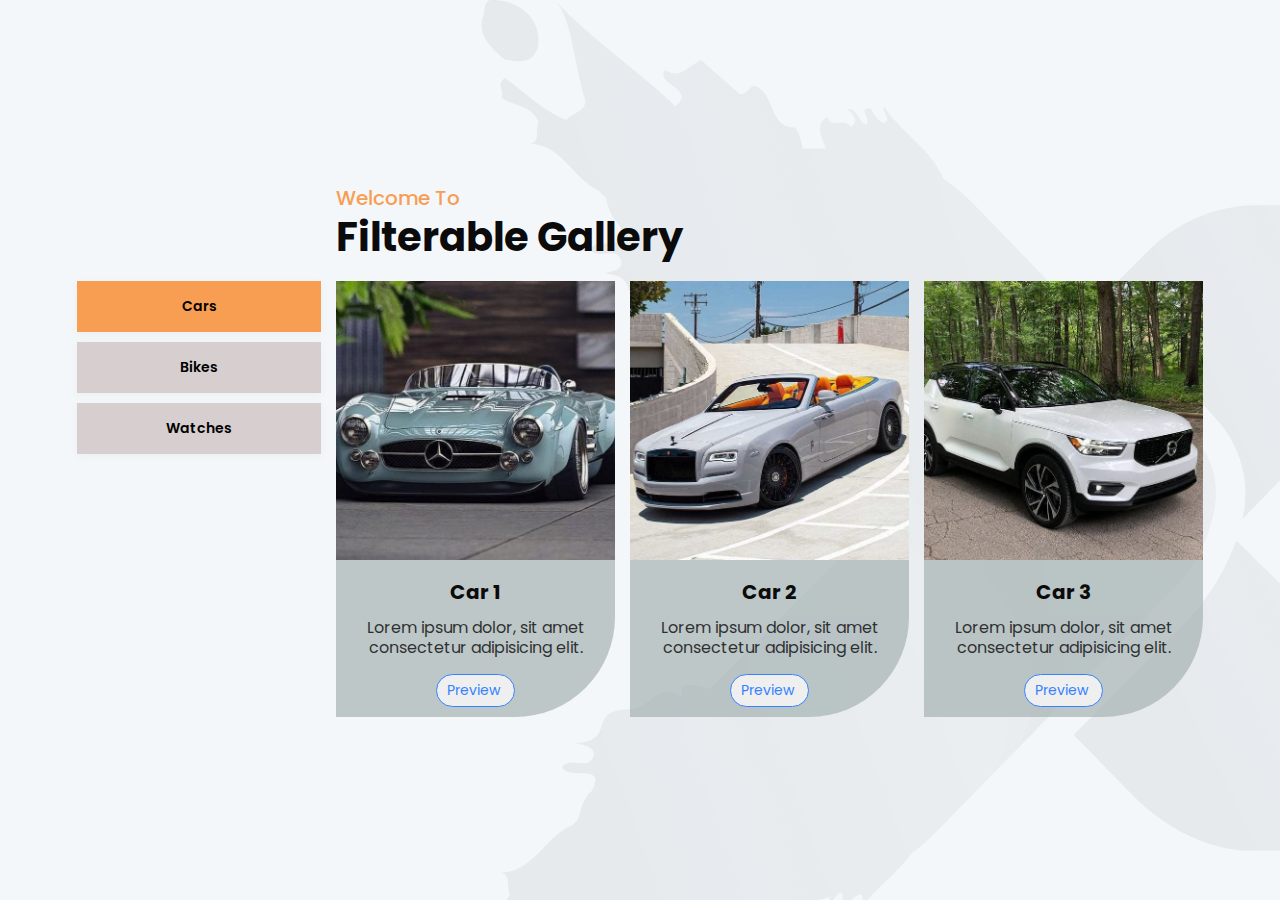
<file: HTMl, CSS, JS Practice/Filterable Gallery/index.html>
<!DOCTYPE html>
<!--[if lt IE 7]>      <html class="no-js lt-ie9 lt-ie8 lt-ie7"> <![endif]-->
<!--[if IE 7]>         <html class="no-js lt-ie9 lt-ie8"> <![endif]-->
<!--[if IE 8]>         <html class="no-js lt-ie9"> <![endif]-->
<!--[if gt IE 8]>      <html class="no-js"> <!--<![endif]-->
<html>
    <head>
        <meta charset="utf-8">
        <meta http-equiv="X-UA-Compatible" content="IE=edge">
        <title></title>
        <meta name="description" content="">
        <meta name="viewport" content="width=device-width, initial-scale=1">
        <link rel="stylesheet" href="style.css"> 
        <link rel="stylesheet" href="https://cdnjs.cloudflare.com/ajax/libs/font-awesome/6.4.2/css/all.min.css">
    </head>
    <body>
        <!--[if lt IE 7]>
            <p class="browsehappy">You are using an <strong>outdated</strong> browser. Please <a href="#">upgrade your browser</a> to improve your experience.</p>
        <![endif]-->
        <div class="container">
            <!-- #Top Row -->
            <div class="top-row">
                <h3 class="sub-title">Welcome To</h3>
                <h1 class="title">Filterable Gallery</h1>
            </div>

            <!-- #Bottom Row -->
            <div class="bottom-row">
                <!-- #Gallery Filter -->
                <div class="gallery-filter">
                    <button type="button" class="filter-item active" data-filter="cars">Cars</button>
                    <button type="button" class="filter-item" data-filter="bikes">Bikes</button>
                    <button type="button" class="filter-item" data-filter="ww">Watches</button>
                </div>

                <!-- #Gallery Items -->
                <div class="gallery-items">
                    <!-- #Cars -->
                    <div class="gallery-item cars">
                        <img src="assets/cars/car1.jpg" alt="car1">
                        <div class="details">
                            <h2 class="title">Car 1</h2>
                            <p class="short-desc">Lorem ipsum dolor, sit amet consectetur adipisicing elit.</p>
                            <button type="button">Preview <i class="fa-solid fa-arrow-up-right-square"></i></button>
                        </div>
                        
                    </div>

                    <div class="gallery-item cars">
                        <img src="assets/cars/car2.jpg" alt="car2">
                        <div class="details">
                            <h2 class="title">Car 2</h2>
                            <p class="short-desc">Lorem ipsum dolor, sit amet consectetur adipisicing elit.</p>
                            <button type="button">Preview <i class="fa-solid fa-arrow-up-right-square"></i></button>
                        </div>
                    </div>

                    <div class="gallery-item cars">
                        <img src="assets/cars/car3.jpg" alt="car3">
                        <div class="details">
                            <h2 class="title">Car 3</h2>
                            <p class="short-desc">Lorem ipsum dolor, sit amet consectetur adipisicing elit.</p>
                            <button type="button">Preview <i class="fa-solid fa-arrow-up-right-square"></i></button>
                        </div>                       
                    </div>
                    <!-- #Cars end -->

                    <!-- #Bikes -->
                    <div class="gallery-item bikes hide">
                        <img src="assets/bikes/bike1.jpg" alt="bike1">
                        <div class="details">
                            <h2 class="title">Bike 1</h2>
                            <p class="short-desc">Lorem ipsum dolor, sit amet consectetur adipisicing elit.</p>
                            <button type="button">Preview <i class="fa-solid fa-arrow-up-right-square"></i></button>
                        </div>
                    </div>

                    <div class="gallery-item bikes hide">
                        <img src="assets/bikes/bike2.jpg" alt="bike2">
                        <div class="details">
                            <h2 class="title">Bike 2</h2>
                            <p class="short-desc">Lorem ipsum dolor, sit amet consectetur adipisicing elit.</p>
                            <button type="button">Preview <i class="fa-solid fa-arrow-up-right-square"></i></button>
                        </div>
                    </div>

                    <div class="gallery-item bikes hide">
                        <img src="assets/bikes/bike3.jpg" alt="bike3">
                        <div class="details">
                            <h2 class="title">Bike 3</h2>
                            <p class="short-desc">Lorem ipsum dolor, sit amet consectetur adipisicing elit.</p>
                            <button type="button">Preview <i class="fa-solid fa-arrow-up-right-square"></i></button>
                        </div>
                    </div>
                    <!-- Bikes end -->

                    <!-- #Wrist Watches -->
                    <div class="gallery-item ww hide">
                        <img src="assets/ww/ww1.jpg" alt="ww1">
                        <div class="details">
                            <h2 class="title">Watch 1</h2>
                            <p class="short-desc">Lorem ipsum dolor, sit amet consectetur adipisicing elit.</p>
                            <button type="button">Preview <i class="fa-solid fa-arrow-up-right-square"></i></button>
                        </div>
                    </div>

                    <div class="gallery-item ww hide">
                        <img src="assets/ww/ww2.jpg" alt="ww2">
                        <div class="details">
                            <h2 class="title">Watch 2</h2>
                            <p class="short-desc">Lorem ipsum dolor, sit amet consectetur adipisicing elit.</p>
                            <button type="button">Preview <i class="fa-solid fa-arrow-up-right-square"></i></button>
                        </div>
                        </div>

                    <div class="gallery-item ww hide">
                        <img src="assets/ww/ww3.jpg" alt="ww3">
                        <div class="details">
                            <h2 class="title">Watch 3</h2>
                            <p class="short-desc">Lorem ipsum dolor, sit amet consectetur adipisicing elit.</p>
                            <button type="button">Preview <i class="fa-solid fa-arrow-up-right-square"></i></button>
                        </div>
                    </div>
                    <!-- #Wrist Watches end -->
                </div>
            </div>
        </div>
        
        <script src="script.js"></script>
    </body>
</html>
</file>
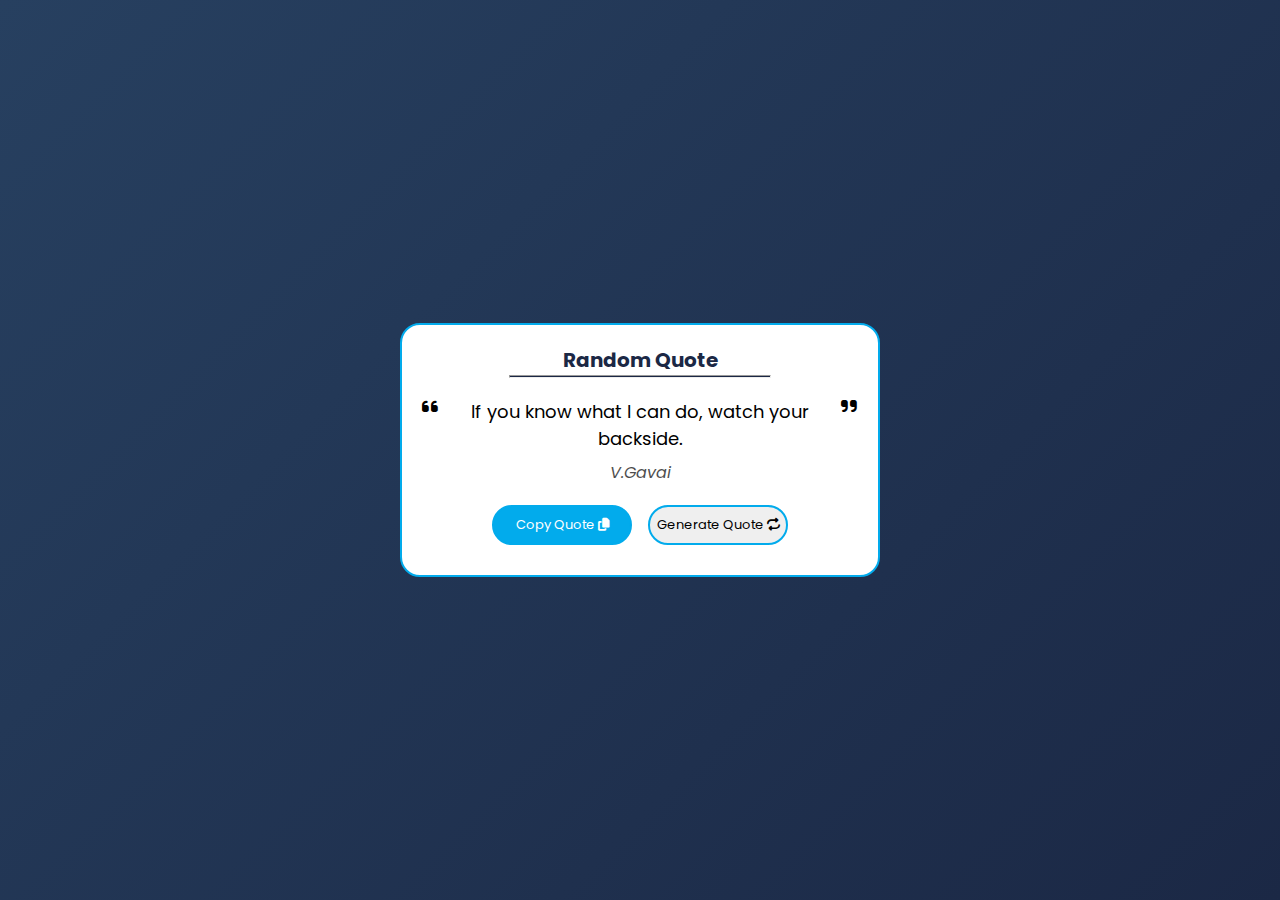
<file: HTMl, CSS, JS Practice/Random Quote Generator/index.html>
<!DOCTYPE html>
<!--[if lt IE 7]>      <html class="no-js lt-ie9 lt-ie8 lt-ie7"> <![endif]-->
<!--[if IE 7]>         <html class="no-js lt-ie9 lt-ie8"> <![endif]-->
<!--[if IE 8]>         <html class="no-js lt-ie9"> <![endif]-->
<!--[if gt IE 8]>      <html class="no-js"> <!--<![endif]-->
<html>
    <head>
        <meta charset="utf-8">
        <meta http-equiv="X-UA-Compatible" content="IE=edge">
        <title></title>
        <meta name="description" content="">
        <meta name="viewport" content="width=device-width, initial-scale=1">
        <link rel="stylesheet" href="style.css">
        <link rel="stylesheet" href="https://cdnjs.cloudflare.com/ajax/libs/font-awesome/6.4.2/css/all.min.css">
    </head>
    <body>
        <!--[if lt IE 7]>
            <p class="browsehappy">You are using an <strong>outdated</strong> browser. Please <a href="#">upgrade your browser</a> to improve your experience.</p>
        <![endif]-->

        <div class="container">
            <div class="quote-box">
                <h2 class="title">Random Quote</h2>
                <hr class="line-break">
                <div class="quote">
                    <i class="fa-solid fa-quote-left"></i>
                    <p id="quote-text">If you know what I can do, watch your backside.</p>
                    <i class="fa-solid fa-quote-right"></i>
                </div>
                <p id="author">V.Gavai</p>
                <div class="btns">
                    <button type="button" class="btn btn-copy" onclick="copyQuote()">
                        Copy Quote <i class="fa-solid fa-copy"></i>
                    </button>
                    <button type="button" class="btn btn-generate" onclick="generateQuote()">
                        Generate Quote <i class="fa-solid fa-repeat"></i>
                    </button>
                </div>
            </div>
        </div>
        
        <script src="script.js"></script>
    </body>
</html>
</file>
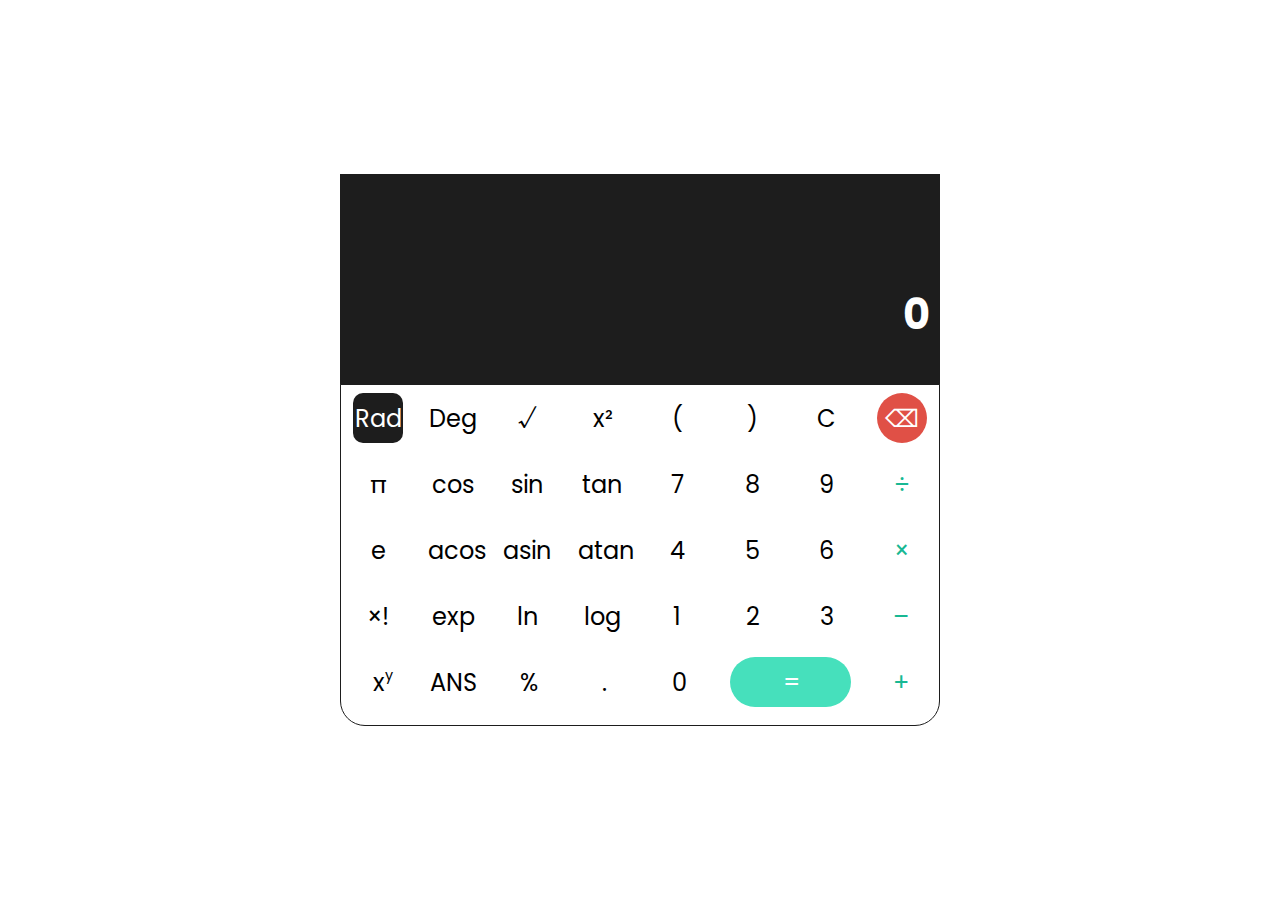
<file: HTMl, CSS, JS Practice/Scientific Calculator/index.html>
<!DOCTYPE html>

<html>
    <head>
        <meta charset="utf-8">
        <meta http-equiv="X-UA-Compatible" content="IE=edge">
        <title>Scientific Calculator</title>
        <meta name="description" content="">
        <meta name="viewport" content="width=device-width, initial-scale=1">
        <link rel="stylesheet" href="style.css">
        <link rel="preconnect" href="https://fonts.googleapis.com">
        <link rel="preconnect" href="https://fonts.gstatic.com" crossorigin>
        <link href="https://fonts.googleapis.com/css2?family=Poppins&display=swap" rel="stylesheet">
    </head>

    <body>
        <div class="calculator">
            <div class="calc-container">
                <div class="output">
                    <div class="operation">
                        <div class="value"></div>
                    </div>
                    <div class="result">
                        <div class="value">0</div>
                    </div>
                </div>
                <div class="input">

                </div>
            </div>
        </div>
        <script src="calculator.js"></script>
    </body>
</html>
</file>
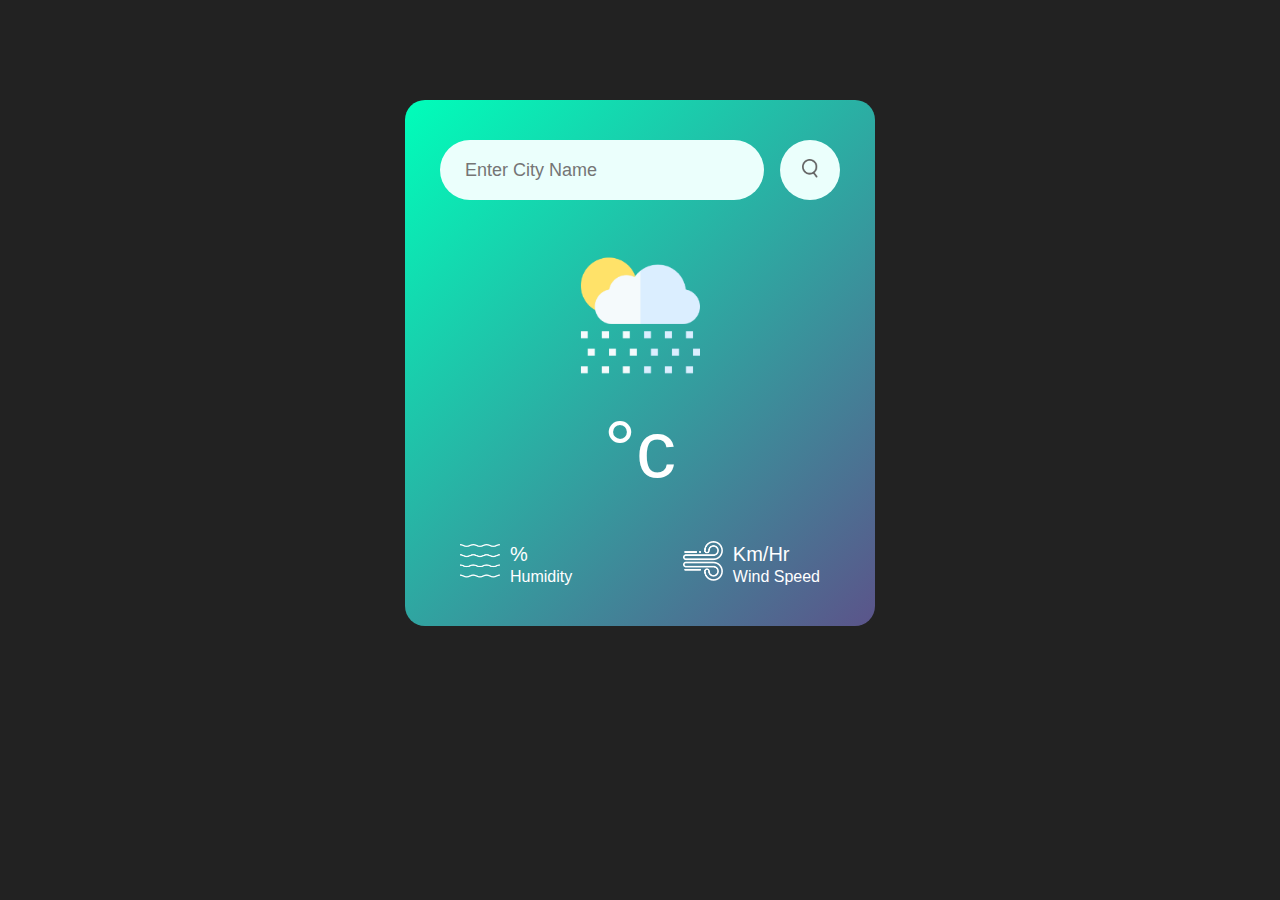
<file: HTMl, CSS, JS Practice/Weather App/index.html>
<!DOCTYPE html>

<html>
    <head>
        <meta charset="utf-8">
        <meta http-equiv="X-UA-Compatible" content="IE=edge">
        <title>Weather App</title>
        <meta name="description" content="">
        <meta name="viewport" content="width=device-width, initial-scale=1">
        <link rel="stylesheet" href="style.css">
    </head>
    <body>
        <div class="card">
            <div class="search">
                <input type="text" placeholder="Enter City Name" spellcheck="false">
                <button><img src="images/search.png"></button>
            </div>

            <div class="error">
                <p>Invalid City Name</p>
            </div>

            <div class="weather">
                <img src="images/rain.png" class="weather-icon">
                <h1><span class="temp"></span> °c</h1>
                <h2 class="city"></h2>

                <div class="details">
                    <div class="col">
                        <img src="images/humidity.png">
                        <div>
                            <p style="font-size: 20px;"><span class="humidity"></span> %</p>
                            <p>Humidity</p>
                        </div>
                    </div>

                    <div class="col">
                        <img src="images/wind.png">
                        <div>
                            <p style="font-size: 20px;"><span class="wind"></span> Km/Hr</p>
                            <p>Wind Speed</p>
                        </div>
                    </div>
                </div>
            </div>
        </div>

        <script src="script.js"></script>
    </body>
</html>
</file>
<file: HTMl, CSS, JS Practice/Filterable Gallery/style.css>
@import url('https://fonts.googleapis.com/css2?family=Poppins:ital,wght@0,400;0,500;1,300;1,400;1,500&display=swap');

*{
    margin: 0;
    padding: 0;
    box-sizing: border-box;
    font-family: "Poppins", sans-serif;
}

img{
    width: 100%;
}

.container{
    width: 100%;
    min-height: 100vh;
    background: url('assets/bg.png'), #f3f7fa;
    background-position: top right;
    background-repeat: no-repeat;
    padding: 0 6%;
    display: flex;
    justify-content: center;
    flex-direction: column;
    align-items: center;
}

.container .top-row{
    width: 100%;
    padding: 0 23% 20px;
}

.top-row .sub-title{
    font-size: 20px;
    font-weight: 500;
    color: #f89e52;
}

.top-row .title{
    font-size: 40px;
    font-weight: 700;
    line-height: 1.2;
    color: #0b0b0b;
}

.container .bottom-row{
    width: 100%;
    display: flex;
    justify-content: space-between;
    gap: 15px;
}

.bottom-row .gallery-filter{
    flex-basis: 22%;
}

.gallery-filter button{
    width: 100%;
    font-size: 14px;
    font-weight: 600;
    background-color: #d7cfcf;
    box-shadow: rgba(99,99,99,0.05) 0px 2px 8px 0px;
    border: none;
    padding: 15px 10px;
    margin-bottom: 10px;
    cursor: pointer;
    transition: all 0.5s;
}

.gallery-filter button.active,
.gallery-filter button:hover{
    background-color: #f89e52;
}

.bottom-row .gallery-items{
    flex-basis: 78%;
    display: flex;
    justify-content: space-around;
    gap: 15px;
    align-items: center;
    text-align: center;
}

.gallery-items .gallery-item{
    background: #a2b0b0aa;
    color: #0b0b0b;
    border-bottom-right-radius: 100px;
    overflow: hidden;
    animation: fadeIn 0.5s ease;
}

@keyframes fadeIn{
    0%{
        opacity: 0;
    }
    100%{
        opacity: 1;
    }
}

.gallery-items .gallery-item.hide{
    display: none;
}

.gallery-item img{
    width: 100%;
    transition: all 0.5s;
}

.gallery-item img:hover{
    transform: scale(1.1);
}

.details{
    margin-top: 10px;
    color: #0b0b0b;
}

.details .title{
    font-size: 20px;
    padding-bottom: 6px;
}

.details .short-desc{
    font-size: 16px;
    line-height: 1.3;
    opacity: 0.8;
    margin: 5px;
}

.details button{
    font-size: 14px;
    color: #3482ff;
    margin-top: 10px;
    margin-bottom: 10px;
    border: 1px solid #3482ff;
    border-radius: 40px;
    padding: 5px 10px;
    cursor: pointer;
    transition: all 0.5s;
}

.details button:hover{
    color: #fff;
    background-color: #3482ff;
}

@media (max-width: 900px){
    .container .top-row{
        padding: 40px 23% 30px;
    }

    .container .bottom-row{
        flex-direction: column;
    }

    .bottom-row .gallery-filter{
        display: flex;
        justify-content: space-between;
        gap: 20px;
    }
}

@media (max-width: 700px){
    .top-row .title{
        font-size: 32px;
    }

    .bottom-row .gallery-items{
        flex-wrap: wrap;
    }

    .gallery-items .gallery-item{
        flex-basis: 48%;
        margin-bottom: 15px;
    }
}

@media (max-width: 560px){
    .container .top-row{
        padding: 40px 0 30px;
        text-align: center;
    }

    .bottom-row .gallery-filter{
        flex-direction: column;
        gap: 0;
    }

    .gallery-items .gallery-item{
        flex-basis: 100%;
    }
}
</file>
<file: HTMl, CSS, JS Practice/Random Quote Generator/style.css>
@import url('https://fonts.googleapis.com/css2?family=Poppins:ital,wght@0,400;0,500;1,300;1,400;1,500&display=swap');

*{
    margin: 0;
    padding: 0;
    box-sizing: border-box;
    font-family: "Poppins", sans-serif;
}

.container{
    width: 100%;
    height: 100vh;
    background-image: linear-gradient(315deg, #1b2845 0%, #274060);
    display: flex;
    justify-content: center;
    align-items: center;
}

.container .quote-box{
    position: relative;
    width: 480px;
    background-color: #fff;
    color: #000;
    border: 2px solid #02abec;
    border-radius: 20px;
    padding: 20px;
    display: flex;
    flex-direction: column;
    text-align: center;
    justify-content: center;
    align-items: center;
}

.quote-box .title{
    font-size: 20px;
    color: #1b2845;
}

.quote-box .line-break{
    background: #1b2845;
    width: 60%;
    height: 3px;
}

.quote-box .quote{
    font-size: 18px;
    padding: 20px 0 8px;
    display: flex;
}

.quote #quote-text{
    padding: 0 5px;
}

.quote-box #author{
    padding-bottom: 10px;
    font-style: italic;
    opacity: 0.7;
}

.btns .btn{
    display: inline-block;
    width: 140px;
    text-decoration: none;
    font-size: 13px;
    text-align: center;
    color: #fff;
    border: 2px solid #02abec;
    border-radius: 30px;
    padding: 8px 6px;
    margin: 10px 6px;
    cursor: pointer;
    transition: all 0.5s;
}

.btns .btn-copy{
    background: #02abec;
}

.btns .btn-generate{
    color: #000;
}

.btns .btn-generate:hover{
    background: #02abec;
    color: #fff;
}
</file>
<file: HTMl, CSS, JS Practice/Scientific Calculator/style.css>
*{
    padding: 0;
    margin: 0;
    background-origin: padding-box;
    font-family: 'Poppins', sans-serif;
}

html{
    font-size: 16px;
    background-color: #ffffff;
}

.calculator{
    position: absolute;

    top: 50%;
    left: 50%;

    transform: translate(-50%, -50%);
}

.calc-container{
    background-color: #1d1d1d;

    width: 600px;
    height: auto;

    border-radius: 0 0 30px 30px;
}

.output{
    width: 100%;;
}   

.operation{
    width: 600px;
    height: 70px;

    color: #878787;

    font-size: 1.9em;
    font-weight: bold;

    position: relative;
    overflow: hidden;
}
.operation .value{
    position: absolute;

    bottom: 5px;
    right : 10px;
    
    white-space: nowrap;
    overflow: hidden;
}

.result{
    width: 600px;
    height: 140px;

    color: #FFF;

    font-size: 2.6em;
    font-weight: bold;
    
    overflow: hidden;
    position: relative;
}

.result .value{
    position: absolute;

    top: 50%;
    transform: translateY(-50%);
    right : 10px;
    
    white-space: nowrap;
    overflow: hidden;
}


.input{
    background-color: #FFF;

    border-radius: 0 0 25px 25px;
    border: 1px solid #1d1d1d;
    height: 340px;
}

.row {
    display: flex;
    justify-content: space-around;
    align-items: center;
}

.row button{
    width: 50px;
    height: 50px;

    font-size: 1.5em;

    border: none;
    border-radius: 50%;
    background-color: transparent;

    margin : 8px;

    cursor: pointer;
}

.row button:hover{
    font-weight: bold;
}

.row #calculate{
    color: #FFF;
    background-color: #46e0bc;
    width : 121px;
    border-radius: 50px;
}
.row #delete{
    color: #FFF;
    background-color: #e05046;
}

#division, #multiplication, #subtraction, #addition {
    color: #18b893;
}

.input button span{
    font-size: 0.6em;
    position: absolute;
}

.active-angle{
    background-color: #1d1d1d !important;
    color: #FFF !important;
    border-radius: 10px !important;
}
</file>
<file: HTMl, CSS, JS Practice/Weather App/style.css>
*{
    margin: 0;
    padding: 0;
    font-family: 'Poppins', sans-serif;
    box-sizing: border-box;
}

body{
    background-color: #222;
}

.card{
    width: 90%;
    max-width: 470px;
    background: linear-gradient(135deg, #00feba, #5b548a);
    color: #fff;
    margin: 100px auto 0;
    border-radius: 20px;
    padding: 40px 35px;
    text-align: center;
}

.search{
    width: 100%;
    display: flex;
    align-items: center;
    justify-content: space-between;
}

.search input{
    border: 0;
    outline: 0;
    background: #ebfffc;
    color: #555;
    padding: 10px 25px;
    height: 60px;
    border-radius: 30px;
    flex: 1;
    margin-right: 16px;
    font-size: 18px;
}

.search button{
    border: 0;
    outline: 0;
    background: #ebfffc;
    border-radius: 50%;
    width: 60px;
    height: 60px;
    cursor: pointer;
}

.search button img{
    width: 16px;
}

.weather-icon{
    width: 170px;
    margin-top: 30px;
}

.weather h1{
    font-size: 80px;
    font-weight: 500;
}

.weather h2{
    font-size: 45px;
    font-weight: 400;
    margin-top: -10px;
}

.details{
    display: flex;
    align-items: center;
    justify-content: space-between;
    padding: 0 20px;
    margin-top: 50px;
}

.col{
    display: flex;
    align-items: center;
    text-align: left;
}

.col img{
    width: 40px;
    margin-right: 10px;   
}

.humidity, .wind{
    font-size: 28px;
    margin-top: -6px;
}

.error{
    text-align: left;
    margin-left: 10px;
    font-size: 20px;
    margin-top: 10px;
    display: none;
}
</file>
